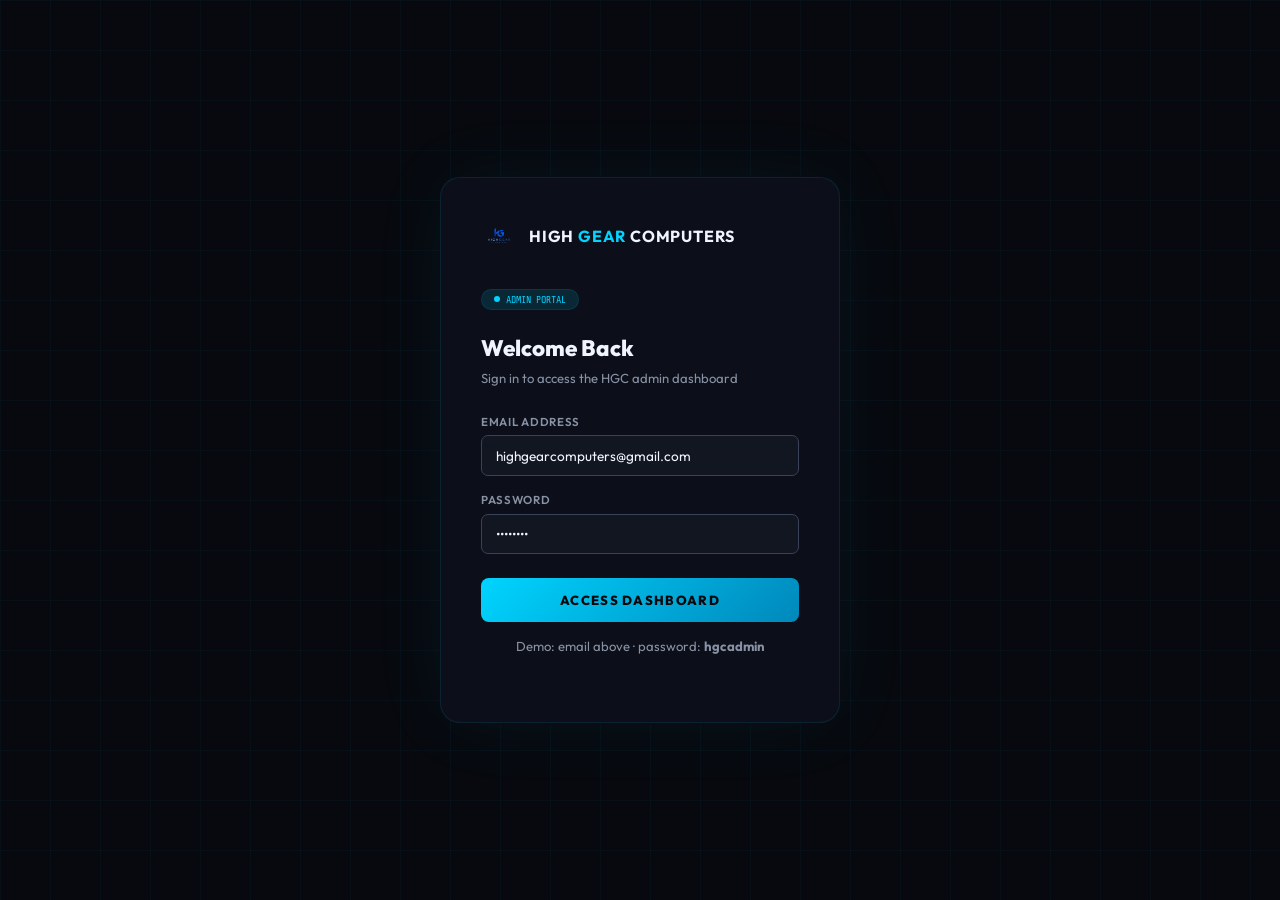
<file: hgc-admin-.html>
<!DOCTYPE html>
<html lang="en">
<head>
  <meta charset="UTF-8" />
  <meta name="viewport" content="width=device-width, initial-scale=1.0" />
  <title>HGC Admin — High Gear Computers</title>
  <meta name="robots" content="noindex, nofollow" />
  <link rel="preconnect" href="https://fonts.googleapis.com" />
  <link href="https://fonts.googleapis.com/css2?family=Outfit:wght@300;400;500;600;700;800&family=Share+Tech+Mono&display=swap" rel="stylesheet" />
  <style>
    :root {
      --bg: #07090e;
      --bg2: #0c0f1a;
      --bg3: #111620;
      --cyan: #00d4ff;
      --cyan-dim: rgba(0,212,255,0.12);
      --violet: #7c3aed;
      --violet-dim: rgba(124,58,237,0.12);
      --green: #10b981;
      --red: #ef4444;
      --yellow: #f59e0b;
      --white: #f0f4ff;
      --gray1: #c8d0e0;
      --gray2: #8892a4;
      --gray3: #3a4259;
      --border: rgba(0,212,255,0.1);
      --font: 'Outfit', sans-serif;
      --mono: 'Share Tech Mono', monospace;
      --r: 10px;
      --transition: 0.25s cubic-bezier(.4,0,.2,1);
    }
    *, *::before, *::after { box-sizing: border-box; margin: 0; padding: 0; }
    html { font-size: 16px; scroll-behavior: smooth; }
    body { font-family: var(--font); background: var(--bg); color: var(--white); display: flex; min-height: 100vh; }
    a { text-decoration: none; color: inherit; }
    img { max-width: 100%; display: block; }
    button { font-family: var(--font); cursor: pointer; border: none; outline: none; }
    input, select, textarea { font-family: var(--font); }
    ul { list-style: none; }
    ::-webkit-scrollbar { width: 5px; }
    ::-webkit-scrollbar-track { background: var(--bg); }
    ::-webkit-scrollbar-thumb { background: var(--cyan-dim); border-radius: 3px; }

    /* ---- LOGIN SCREEN ---- */
    #login-screen {
      position: fixed; inset: 0;
      background: var(--bg);
      display: flex; align-items: center; justify-content: center;
      z-index: 9999;
      background-image:
        linear-gradient(rgba(0,212,255,0.03) 1px, transparent 1px),
        linear-gradient(90deg, rgba(0,212,255,0.03) 1px, transparent 1px);
      background-size: 50px 50px;
    }
    .login-box {
      background: var(--bg2);
      border: 1px solid var(--border);
      border-radius: 20px;
      padding: 2.5rem;
      width: min(400px, 92vw);
      box-shadow: 0 0 80px rgba(0,212,255,0.06);
    }
    .login-logo { display: flex; align-items: center; gap: 0.75rem; margin-bottom: 2rem; }
    .login-logo img { height: 36px; }
    .login-logo h2 { font-size: 1rem; font-weight: 700; letter-spacing: 0.05em; }
    .login-logo span { color: var(--cyan); }
    .login-badge {
      display: inline-flex; align-items: center; gap: 0.4rem;
      font-family: var(--mono); font-size: 0.62rem; color: var(--cyan);
      border: 1px solid var(--border); padding: 0.25rem 0.75rem; border-radius: 100px;
      background: var(--cyan-dim); margin-bottom: 1.5rem;
    }
    .login-badge-dot { width: 6px; height: 6px; border-radius: 50%; background: var(--cyan); animation: blink 1.5s ease-in-out infinite; }
    @keyframes blink { 0%,100%{opacity:1} 50%{opacity:0.3} }
    .login-box h3 { font-size: 1.4rem; font-weight: 800; margin-bottom: 0.5rem; }
    .login-box p { color: var(--gray2); font-size: 0.82rem; margin-bottom: 1.75rem; }
    .form-group { margin-bottom: 1rem; }
    .form-group label { display: block; font-size: 0.72rem; font-weight: 600; letter-spacing: 0.08em; color: var(--gray2); margin-bottom: 0.4rem; }
    .form-group input {
      width: 100%; padding: 0.75rem 1rem;
      background: var(--bg3); border: 1px solid var(--gray3);
      border-radius: 8px; color: var(--white); font-size: 0.9rem;
      transition: var(--transition); outline: none;
    }
    .form-group input:focus { border-color: var(--cyan); box-shadow: 0 0 0 2px rgba(0,212,255,0.1); }
    .login-btn {
      width: 100%; padding: 0.85rem; background: linear-gradient(135deg, var(--cyan), #0088bb);
      color: #07090e; font-weight: 800; font-size: 0.82rem; letter-spacing: 0.1em;
      border-radius: 8px; transition: var(--transition); margin-top: 0.5rem;
    }
    .login-btn:hover { transform: translateY(-1px); box-shadow: 0 8px 24px rgba(0,212,255,0.3); }
    .login-error {
      background: rgba(239,68,68,0.1); border: 1px solid rgba(239,68,68,0.3);
      color: #ef4444; font-size: 0.78rem; padding: 0.6rem 0.9rem;
      border-radius: 6px; margin-top: 0.75rem; display: none;
    }
    .login-hint { font-size: 0.7rem; color: var(--gray3); text-align: center; margin-top: 1rem; }

    /* ---- SIDEBAR ---- */
    .sidebar {
      width: 240px; flex-shrink: 0;
      background: var(--bg2);
      border-right: 1px solid var(--border);
      display: flex; flex-direction: column;
      position: fixed; top: 0; left: 0; bottom: 0;
      z-index: 100; transition: var(--transition);
    }
    .sidebar-logo {
      padding: 1.25rem 1.5rem;
      border-bottom: 1px solid var(--border);
      display: flex; align-items: center; gap: 0.75rem;
    }
    .sidebar-logo img { height: 32px; }
    .sidebar-logo-text { font-size: 0.75rem; font-weight: 700; letter-spacing: 0.05em; line-height: 1.3; }
    .sidebar-logo-text span { color: var(--cyan); display: block; }
    .sidebar-logo-text em { color: var(--gray2); font-style: normal; font-size: 0.6rem; letter-spacing: 0.1em; font-family: var(--mono); }
    .sidebar-nav { flex: 1; padding: 1rem 0; overflow-y: auto; }
    .nav-section-label {
      font-family: var(--mono); font-size: 0.58rem; letter-spacing: 0.2em;
      color: var(--gray3); padding: 0.5rem 1.5rem; margin-top: 0.5rem;
    }
    .sidebar-item {
      display: flex; align-items: center; gap: 0.75rem;
      padding: 0.65rem 1.5rem; font-size: 0.82rem; font-weight: 500;
      color: var(--gray2); cursor: pointer; transition: var(--transition);
      border-left: 2px solid transparent; margin: 1px 0;
    }
    .sidebar-item svg { width: 16px; height: 16px; flex-shrink: 0; }
    .sidebar-item:hover { color: var(--white); background: rgba(255,255,255,0.03); }
    .sidebar-item.active { color: var(--cyan); border-left-color: var(--cyan); background: var(--cyan-dim); }
    .sidebar-badge {
      margin-left: auto; background: var(--cyan); color: #07090e;
      font-size: 0.6rem; font-weight: 800; min-width: 18px; height: 18px;
      border-radius: 100px; display: flex; align-items: center; justify-content: center; padding: 0 4px;
    }
    .sidebar-footer {
      padding: 1rem 1.5rem;
      border-top: 1px solid var(--border);
    }
    .admin-user {
      display: flex; align-items: center; gap: 0.75rem; margin-bottom: 0.75rem;
    }
    .admin-avatar {
      width: 36px; height: 36px; border-radius: 50%;
      background: linear-gradient(135deg, var(--cyan), var(--violet));
      display: flex; align-items: center; justify-content: center;
      font-weight: 700; font-size: 0.85rem; color: #07090e; flex-shrink: 0;
    }
    .admin-user-info { line-height: 1.3; }
    .admin-user-name { font-size: 0.82rem; font-weight: 600; }
    .admin-user-role { font-size: 0.65rem; font-family: var(--mono); color: var(--cyan); }
    .logout-btn {
      display: flex; align-items: center; gap: 0.5rem; font-size: 0.75rem;
      color: var(--gray2); padding: 0.4rem 0; transition: var(--transition);
      background: transparent; width: 100%;
    }
    .logout-btn:hover { color: var(--red); }
    .logout-btn svg { width: 14px; height: 14px; }

    /* ---- MAIN CONTENT ---- */
    .main {
      flex: 1; margin-left: 240px;
      display: flex; flex-direction: column; min-height: 100vh;
    }
    .topbar {
      position: sticky; top: 0; z-index: 50;
      background: rgba(7,9,14,0.85); backdrop-filter: blur(16px);
      border-bottom: 1px solid var(--border);
      padding: 0.9rem 2rem;
      display: flex; align-items: center; justify-content: space-between; gap: 1rem;
    }
    .topbar-title { font-size: 1rem; font-weight: 700; }
    .topbar-title span { color: var(--gray2); font-weight: 400; font-size: 0.85rem; margin-left: 0.5rem; }
    .topbar-right { display: flex; align-items: center; gap: 0.75rem; }
    .topbar-btn {
      background: transparent; color: var(--gray2); font-size: 0.78rem;
      padding: 0.45rem 0.9rem; border: 1px solid var(--gray3); border-radius: 6px;
      display: flex; align-items: center; gap: 0.4rem; transition: var(--transition);
    }
    .topbar-btn:hover { border-color: var(--cyan); color: var(--cyan); }
    .topbar-btn svg { width: 14px; height: 14px; }
    .view-site-btn {
      background: var(--cyan-dim); border-color: var(--border); color: var(--cyan);
    }

    .page-content { flex: 1; padding: 2rem; max-width: 1400px; width: 100%; }

    /* ---- PANELS (pages) ---- */
    .panel { display: none; }
    .panel.active { display: block; }

    /* ---- STATS CARDS ---- */
    .stats-grid { display: grid; grid-template-columns: repeat(4, 1fr); gap: 1rem; margin-bottom: 2rem; }
    .stat-card {
      background: var(--bg2); border: 1px solid var(--border); border-radius: var(--r);
      padding: 1.25rem 1.5rem; position: relative; overflow: hidden;
      transition: var(--transition);
    }
    .stat-card:hover { border-color: rgba(0,212,255,0.25); transform: translateY(-2px); }
    .stat-card-label { font-size: 0.72rem; font-weight: 600; letter-spacing: 0.08em; color: var(--gray2); margin-bottom: 0.5rem; }
    .stat-card-value { font-size: 1.8rem; font-weight: 800; margin-bottom: 0.25rem; }
    .stat-card-change { font-size: 0.72rem; display: flex; align-items: center; gap: 0.25rem; }
    .stat-card-change.up { color: var(--green); }
    .stat-card-change.down { color: var(--red); }
    .stat-card-icon {
      position: absolute; right: 1rem; top: 50%; transform: translateY(-50%);
      opacity: 0.06; color: var(--cyan);
    }
    .stat-card-icon svg { width: 56px; height: 56px; }

    /* ---- TABLES ---- */
    .table-card {
      background: var(--bg2); border: 1px solid var(--border);
      border-radius: var(--r); overflow: hidden; margin-bottom: 1.5rem;
    }
    .table-header {
      padding: 1.1rem 1.5rem; border-bottom: 1px solid var(--border);
      display: flex; align-items: center; justify-content: space-between; gap: 1rem;
    }
    .table-header h3 { font-size: 0.92rem; font-weight: 700; }
    .table-actions { display: flex; align-items: center; gap: 0.6rem; }
    .search-input-sm {
      background: var(--bg3); border: 1px solid var(--gray3); border-radius: 6px;
      padding: 0.45rem 0.85rem; color: var(--white); font-size: 0.78rem; outline: none;
      transition: var(--transition); min-width: 180px;
    }
    .search-input-sm:focus { border-color: var(--cyan); }
    .search-input-sm::placeholder { color: var(--gray3); }
    table { width: 100%; border-collapse: collapse; }
    thead th {
      padding: 0.75rem 1.25rem; text-align: left;
      font-size: 0.65rem; font-weight: 700; letter-spacing: 0.1em;
      color: var(--gray2); border-bottom: 1px solid var(--border);
      white-space: nowrap;
    }
    tbody tr { border-bottom: 1px solid rgba(255,255,255,0.03); transition: var(--transition); }
    tbody tr:last-child { border-bottom: none; }
    tbody tr:hover { background: rgba(255,255,255,0.02); }
    td { padding: 0.8rem 1.25rem; font-size: 0.82rem; vertical-align: middle; }
    .td-img { width: 44px; height: 44px; border-radius: 8px; object-fit: cover; background: var(--bg3); }
    .td-name { font-weight: 600; }
    .td-sub { font-size: 0.7rem; color: var(--gray2); margin-top: 2px; }
    .badge {
      display: inline-flex; align-items: center; gap: 0.3rem;
      font-size: 0.65rem; font-weight: 700; letter-spacing: 0.06em;
      padding: 0.2rem 0.6rem; border-radius: 100px;
    }
    .badge::before { content:''; width:6px; height:6px; border-radius:50%; flex-shrink:0; }
    .badge.instock { background: rgba(16,185,129,0.12); color: var(--green); border: 1px solid rgba(16,185,129,0.25); }
    .badge.instock::before { background: var(--green); }
    .badge.low { background: rgba(245,158,11,0.12); color: var(--yellow); border: 1px solid rgba(245,158,11,0.25); }
    .badge.low::before { background: var(--yellow); }
    .badge.out { background: rgba(239,68,68,0.12); color: var(--red); border: 1px solid rgba(239,68,68,0.25); }
    .badge.out::before { background: var(--red); }
    .badge.pending { background: rgba(245,158,11,0.12); color: var(--yellow); border: 1px solid rgba(245,158,11,0.25); }
    .badge.pending::before { background: var(--yellow); }
    .badge.processing { background: rgba(0,212,255,0.12); color: var(--cyan); border: 1px solid rgba(0,212,255,0.25); }
    .badge.processing::before { background: var(--cyan); }
    .badge.delivered { background: rgba(16,185,129,0.12); color: var(--green); border: 1px solid rgba(16,185,129,0.25); }
    .badge.delivered::before { background: var(--green); }
    .badge.cancelled { background: rgba(239,68,68,0.12); color: var(--red); border: 1px solid rgba(239,68,68,0.25); }
    .badge.cancelled::before { background: var(--red); }
    .action-btn {
      background: transparent; color: var(--gray2); font-size: 0.72rem;
      padding: 0.3rem 0.65rem; border: 1px solid var(--gray3);
      border-radius: 5px; transition: var(--transition); display: inline-flex;
      align-items: center; gap: 0.3rem; margin-right: 0.3rem;
    }
    .action-btn:hover { border-color: var(--cyan); color: var(--cyan); }
    .action-btn.danger:hover { border-color: var(--red); color: var(--red); }
    .action-btn svg { width: 12px; height: 12px; }

    /* ---- BUTTONS ---- */
    .btn-primary-sm {
      background: linear-gradient(135deg, var(--cyan), #0088bb); color: #07090e;
      font-weight: 700; font-size: 0.72rem; letter-spacing: 0.08em;
      padding: 0.5rem 1.1rem; border-radius: 6px; transition: var(--transition);
      display: inline-flex; align-items: center; gap: 0.4rem;
    }
    .btn-primary-sm:hover { transform: translateY(-1px); box-shadow: 0 4px 16px rgba(0,212,255,0.3); }
    .btn-primary-sm svg { width: 13px; height: 13px; }
    .btn-outline-sm {
      background: transparent; color: var(--gray2); font-size: 0.72rem;
      padding: 0.5rem 1.1rem; border: 1px solid var(--gray3); border-radius: 6px;
      transition: var(--transition); display: inline-flex; align-items: center; gap: 0.4rem;
    }
    .btn-outline-sm:hover { border-color: var(--cyan); color: var(--cyan); }

    /* ---- TWO-COL GRID ---- */
    .two-col { display: grid; grid-template-columns: 1fr 1fr; gap: 1.5rem; }
    .three-col { display: grid; grid-template-columns: 1fr 1fr 1fr; gap: 1rem; }

    /* ---- MODAL ---- */
    .modal-overlay {
      position: fixed; inset: 0; background: rgba(0,0,0,0.7); backdrop-filter: blur(6px);
      z-index: 500; display: none; align-items: center; justify-content: center;
    }
    .modal-overlay.open { display: flex; }
    .modal {
      background: var(--bg2); border: 1px solid var(--border); border-radius: 16px;
      padding: 2rem; width: min(540px, 94vw); max-height: 90vh; overflow-y: auto;
      box-shadow: 0 0 60px rgba(0,0,0,0.5);
    }
    .modal-header { display: flex; justify-content: space-between; align-items: center; margin-bottom: 1.5rem; }
    .modal-header h3 { font-size: 1.05rem; font-weight: 700; }
    .modal-close { background: transparent; color: var(--gray2); font-size: 1.1rem; transition: var(--transition); }
    .modal-close:hover { color: var(--white); }
    .form-row { display: grid; grid-template-columns: 1fr 1fr; gap: 1rem; }
    .form-group { margin-bottom: 1rem; }
    .form-group label { display: block; font-size: 0.72rem; font-weight: 600; letter-spacing: 0.06em; color: var(--gray2); margin-bottom: 0.4rem; }
    .form-group input, .form-group select, .form-group textarea {
      width: 100%; padding: 0.65rem 0.9rem;
      background: var(--bg3); border: 1px solid var(--gray3); border-radius: 7px;
      color: var(--white); font-size: 0.85rem; outline: none; transition: var(--transition);
    }
    .form-group select option { background: var(--bg3); }
    .form-group input:focus, .form-group select:focus, .form-group textarea:focus { border-color: var(--cyan); }
    .form-group textarea { min-height: 80px; resize: vertical; }
    .modal-footer { display: flex; justify-content: flex-end; gap: 0.75rem; margin-top: 1.5rem; }

    /* ---- MINI CHART (CSS only bars) ---- */
    .mini-chart { display: flex; align-items: flex-end; gap: 3px; height: 48px; }
    .mini-bar { flex: 1; border-radius: 2px 2px 0 0; background: var(--cyan); opacity: 0.6; transition: opacity 0.2s; }
    .mini-bar:hover { opacity: 1; }

    /* ---- ORDERS DETAIL ---- */
    .order-timeline { padding: 0; }
    .timeline-item { display: flex; gap: 1rem; padding-bottom: 1.25rem; position: relative; }
    .timeline-item:not(:last-child)::before {
      content: ''; position: absolute; left: 10px; top: 22px; bottom: 0;
      width: 1px; background: var(--gray3);
    }
    .timeline-dot {
      width: 20px; height: 20px; border-radius: 50%; flex-shrink: 0;
      background: var(--bg3); border: 2px solid var(--gray3);
      display: flex; align-items: center; justify-content: center;
    }
    .timeline-dot.done { background: var(--cyan-dim); border-color: var(--cyan); }
    .timeline-dot.done::after { content:'✓'; font-size: 0.55rem; color: var(--cyan); font-weight: 700; }
    .timeline-info h4 { font-size: 0.8rem; font-weight: 600; margin-bottom: 0.15rem; }
    .timeline-info p { font-size: 0.7rem; color: var(--gray2); }

    /* ---- TOAST ---- */
    .admin-toast {
      position: fixed; bottom: 1.5rem; right: 1.5rem; z-index: 2000;
      background: var(--bg2); border: 1px solid var(--cyan); border-radius: 10px;
      padding: 0.75rem 1.25rem; font-size: 0.8rem; color: var(--white);
      box-shadow: 0 4px 24px rgba(0,212,255,0.15);
      transform: translateY(80px); opacity: 0; transition: all 0.35s cubic-bezier(.4,0,.2,1);
    }
    .admin-toast.show { transform: translateY(0); opacity: 1; }

    /* ---- RESPONSIVE ---- */
    @media (max-width: 1024px) { .stats-grid { grid-template-columns: repeat(2, 1fr); } }
    @media (max-width: 768px) {
      .sidebar { transform: translateX(-100%); }
      .sidebar.open { transform: translateX(0); }
      .main { margin-left: 0; }
      .stats-grid { grid-template-columns: 1fr 1fr; }
      .two-col, .three-col { grid-template-columns: 1fr; }
      .form-row { grid-template-columns: 1fr; }
    }

    /* ---- NOTIFICATION DOT ---- */
    .notif-dot { width: 8px; height: 8px; border-radius: 50%; background: var(--red); margin-left: auto; }

    /* ---- CATEGORY BADGE ---- */
    .cat-tag {
      font-size: 0.62rem; font-family: var(--mono); color: var(--cyan);
      background: var(--cyan-dim); border: 1px solid rgba(0,212,255,0.2);
      padding: 0.15rem 0.5rem; border-radius: 4px;
    }

    /* ---- PROGRESS BAR ---- */
    .prog-bar-wrap { height: 5px; background: var(--gray3); border-radius: 3px; }
    .prog-bar { height: 100%; border-radius: 3px; background: linear-gradient(90deg, var(--cyan), var(--violet)); }

    /* ---- INVENTORY LEVEL ---- */
    .inv-level { display: flex; align-items: center; gap: 0.5rem; }
    .inv-count { font-family: var(--mono); font-size: 0.78rem; color: var(--white); }
  </style>
</head>
<body>

<!-- LOGIN -->
<div id="login-screen">
  <div class="login-box">
    <div class="login-logo">
      <img src="HighGear_Computers_Logo_in_Blue-removebg-preview.png" alt="HGC" />
      <h2>HIGH <span>GEAR</span> COMPUTERS</h2>
    </div>
    <div class="login-badge"><span class="login-badge-dot"></span>ADMIN PORTAL</div>
    <h3>Welcome Back</h3>
    <p>Sign in to access the HGC admin dashboard</p>
    <div class="form-group">
      <label>EMAIL ADDRESS</label>
      <input type="email" id="login-email" placeholder="admin@highgearcomputers.com" value="highgearcomputers@gmail.com" />
    </div>
    <div class="form-group">
      <label>PASSWORD</label>
      <input type="password" id="login-pass" placeholder="••••••••" value="hgcadmin" />
    </div>
    <button class="login-btn" id="login-btn">ACCESS DASHBOARD</button>
    <div class="login-error" id="login-error">Incorrect credentials. Please try again.</div>
    <p class="login-hint">Demo: email above · password: <strong>hgcadmin</strong></p>
  </div>
</div>

<!-- DASHBOARD -->
<div id="app" style="display:none; width:100%; display:none;">

  <!-- SIDEBAR -->
  <aside class="sidebar" id="sidebar">
    <div class="sidebar-logo">
      <img src="HighGear_Computers_Logo_in_Blue-removebg-preview.png" alt="HGC" />
      <div class="sidebar-logo-text">
        <span>HIGH GEAR</span>
        <em>ADMIN PANEL</em>
      </div>
    </div>
    <nav class="sidebar-nav">
      <div class="nav-section-label">OVERVIEW</div>
      <div class="sidebar-item active" data-panel="dashboard">
        <svg fill="none" stroke="currentColor" stroke-width="2" viewBox="0 0 24 24"><rect x="3" y="3" width="7" height="7"/><rect x="14" y="3" width="7" height="7"/><rect x="3" y="14" width="7" height="7"/><rect x="14" y="14" width="7" height="7"/></svg>
        Dashboard
      </div>
      <div class="nav-section-label">STORE</div>
      <div class="sidebar-item" data-panel="products">
        <svg fill="none" stroke="currentColor" stroke-width="2" viewBox="0 0 24 24"><path d="M6 2 3 6v14a2 2 0 0 0 2 2h14a2 2 0 0 0 2-2V6l-3-4z"/><line x1="3" y1="6" x2="21" y2="6"/><path d="M16 10a4 4 0 0 1-8 0"/></svg>
        Products
        <span class="sidebar-badge">8</span>
      </div>
      <div class="sidebar-item" data-panel="orders">
        <svg fill="none" stroke="currentColor" stroke-width="2" viewBox="0 0 24 24"><path d="M14 2H6a2 2 0 0 0-2 2v16a2 2 0 0 0 2 2h12a2 2 0 0 0 2-2V8z"/><polyline points="14 2 14 8 20 8"/><line x1="16" y1="13" x2="8" y2="13"/><line x1="16" y1="17" x2="8" y2="17"/><polyline points="10 9 9 9 8 9"/></svg>
        Orders
        <span class="sidebar-badge">5</span>
      </div>
      <div class="sidebar-item" data-panel="inventory">
        <svg fill="none" stroke="currentColor" stroke-width="2" viewBox="0 0 24 24"><line x1="8" y1="6" x2="21" y2="6"/><line x1="8" y1="12" x2="21" y2="12"/><line x1="8" y1="18" x2="21" y2="18"/><line x1="3" y1="6" x2="3.01" y2="6"/><line x1="3" y1="12" x2="3.01" y2="12"/><line x1="3" y1="18" x2="3.01" y2="18"/></svg>
        Inventory
      </div>
      <div class="sidebar-item" data-panel="customers">
        <svg fill="none" stroke="currentColor" stroke-width="2" viewBox="0 0 24 24"><path d="M17 21v-2a4 4 0 0 0-4-4H5a4 4 0 0 0-4 4v2"/><circle cx="9" cy="7" r="4"/><path d="M23 21v-2a4 4 0 0 0-3-3.87"/><path d="M16 3.13a4 4 0 0 1 0 7.75"/></svg>
        Customers
      </div>
      <div class="nav-section-label">CONTENT</div>
      <div class="sidebar-item" data-panel="banners">
        <svg fill="none" stroke="currentColor" stroke-width="2" viewBox="0 0 24 24"><rect x="3" y="3" width="18" height="18" rx="2"/><path d="m9 9 5 5"/><path d="m14 9-5 5"/></svg>
        Banners & Deals
      </div>
      <div class="sidebar-item" data-panel="categories">
        <svg fill="none" stroke="currentColor" stroke-width="2" viewBox="0 0 24 24"><path d="m3 9 9-7 9 7v11a2 2 0 0 1-2 2H5a2 2 0 0 1-2-2z"/><polyline points="9 22 9 12 15 12 15 22"/></svg>
        Categories
      </div>
      <div class="nav-section-label">ANALYTICS</div>
      <div class="sidebar-item" data-panel="analytics">
        <svg fill="none" stroke="currentColor" stroke-width="2" viewBox="0 0 24 24"><polyline points="22 12 18 12 15 21 9 3 6 12 2 12"/></svg>
        Analytics
      </div>
      <div class="sidebar-item" data-panel="settings">
        <svg fill="none" stroke="currentColor" stroke-width="2" viewBox="0 0 24 24"><circle cx="12" cy="12" r="3"/><path d="M19.4 15a1.65 1.65 0 0 0 .33 1.82l.06.06a2 2 0 0 1-2.83 2.83l-.06-.06a1.65 1.65 0 0 0-1.82-.33 1.65 1.65 0 0 0-1 1.51V21a2 2 0 0 1-4 0v-.09A1.65 1.65 0 0 0 9 19.4a1.65 1.65 0 0 0-1.82.33l-.06.06a2 2 0 0 1-2.83-2.83l.06-.06A1.65 1.65 0 0 0 4.68 15a1.65 1.65 0 0 0-1.51-1H3a2 2 0 0 1 0-4h.09A1.65 1.65 0 0 0 4.6 9a1.65 1.65 0 0 0-.33-1.82l-.06-.06a2 2 0 0 1 2.83-2.83l.06.06A1.65 1.65 0 0 0 9 4.68a1.65 1.65 0 0 0 1-1.51V3a2 2 0 0 1 4 0v.09a1.65 1.65 0 0 0 1 1.51 1.65 1.65 0 0 0 1.82-.33l.06-.06a2 2 0 0 1 2.83 2.83l-.06.06A1.65 1.65 0 0 0 19.4 9a1.65 1.65 0 0 0 1.51 1H21a2 2 0 0 1 0 4h-.09a1.65 1.65 0 0 0-1.51 1z"/></svg>
        Settings
      </div>
    </nav>
    <div class="sidebar-footer">
      <div class="admin-user">
        <div class="admin-avatar">HG</div>
        <div class="admin-user-info">
          <div class="admin-user-name">HGC Admin</div>
          <div class="admin-user-role">SUPER ADMIN</div>
        </div>
      </div>
      <button class="logout-btn" id="logout-btn">
        <svg fill="none" stroke="currentColor" stroke-width="2" viewBox="0 0 24 24"><path d="M9 21H5a2 2 0 0 1-2-2V5a2 2 0 0 1 2-2h4"/><polyline points="16 17 21 12 16 7"/><line x1="21" y1="12" x2="9" y2="12"/></svg>
        Sign Out
      </button>
    </div>
  </aside>

  <!-- MAIN -->
  <main class="main" id="main">
    <div class="topbar">
      <div style="display:flex;align-items:center;gap:0.75rem;">
        <button id="mobile-menu-btn" style="background:transparent;color:var(--gray2);display:none;" onclick="document.getElementById('sidebar').classList.toggle('open')">
          <svg width="20" height="20" fill="none" stroke="currentColor" stroke-width="2" viewBox="0 0 24 24"><line x1="3" y1="6" x2="21" y2="6"/><line x1="3" y1="12" x2="21" y2="12"/><line x1="3" y1="18" x2="21" y2="18"/></svg>
        </button>
        <div class="topbar-title" id="topbar-title">Dashboard <span id="topbar-subtitle">Overview</span></div>
      </div>
      <div class="topbar-right">
        <a href="index.html" target="_blank" class="topbar-btn view-site-btn">
          <svg fill="none" stroke="currentColor" stroke-width="2" viewBox="0 0 24 24" width="14" height="14"><path d="M18 13v6a2 2 0 0 1-2 2H5a2 2 0 0 1-2-2V8a2 2 0 0 1 2-2h6"/><polyline points="15 3 21 3 21 9"/><line x1="10" y1="14" x2="21" y2="3"/></svg>
          View Store
        </a>
        <button class="topbar-btn" onclick="adminToast('Notifications cleared')">
          <svg fill="none" stroke="currentColor" stroke-width="2" viewBox="0 0 24 24" width="14" height="14"><path d="M18 8A6 6 0 0 0 6 8c0 7-3 9-3 9h18s-3-2-3-9"/><path d="M13.73 21a2 2 0 0 1-3.46 0"/></svg>
          Alerts
          <span style="background:var(--red);color:white;font-size:0.55rem;font-weight:700;min-width:14px;height:14px;border-radius:100px;display:flex;align-items:center;justify-content:center;padding:0 3px;">3</span>
        </button>
      </div>
    </div>

    <div class="page-content">

      <!-- === DASHBOARD PANEL === -->
      <div class="panel active" id="panel-dashboard">
        <div class="stats-grid">
          <div class="stat-card">
            <div class="stat-card-label">TOTAL REVENUE</div>
            <div class="stat-card-value" style="color:var(--cyan)">₹8.4L</div>
            <div class="stat-card-change up">
              <svg width="12" height="12" fill="none" stroke="currentColor" stroke-width="2" viewBox="0 0 24 24"><polyline points="18 15 12 9 6 15"/></svg>
              +18.3% this month
            </div>
            <div class="stat-card-icon"><svg fill="none" stroke="currentColor" stroke-width="1.5" viewBox="0 0 24 24"><line x1="12" y1="1" x2="12" y2="23"/><path d="M17 5H9.5a3.5 3.5 0 0 0 0 7h5a3.5 3.5 0 0 1 0 7H6"/></svg></div>
          </div>
          <div class="stat-card">
            <div class="stat-card-label">TOTAL ORDERS</div>
            <div class="stat-card-value">247</div>
            <div class="stat-card-change up">
              <svg width="12" height="12" fill="none" stroke="currentColor" stroke-width="2" viewBox="0 0 24 24"><polyline points="18 15 12 9 6 15"/></svg>
              +12 new today
            </div>
            <div class="stat-card-icon"><svg fill="none" stroke="currentColor" stroke-width="1.5" viewBox="0 0 24 24"><path d="M6 2 3 6v14a2 2 0 0 0 2 2h14a2 2 0 0 0 2-2V6l-3-4z"/><line x1="3" y1="6" x2="21" y2="6"/></svg></div>
          </div>
          <div class="stat-card">
            <div class="stat-card-label">TOTAL CUSTOMERS</div>
            <div class="stat-card-value">1,823</div>
            <div class="stat-card-change up">
              <svg width="12" height="12" fill="none" stroke="currentColor" stroke-width="2" viewBox="0 0 24 24"><polyline points="18 15 12 9 6 15"/></svg>
              +34 this week
            </div>
            <div class="stat-card-icon"><svg fill="none" stroke="currentColor" stroke-width="1.5" viewBox="0 0 24 24"><path d="M17 21v-2a4 4 0 0 0-4-4H5a4 4 0 0 0-4 4v2"/><circle cx="9" cy="7" r="4"/><path d="M23 21v-2a4 4 0 0 0-3-3.87"/><path d="M16 3.13a4 4 0 0 1 0 7.75"/></svg></div>
          </div>
          <div class="stat-card">
            <div class="stat-card-label">PRODUCTS LISTED</div>
            <div class="stat-card-value">306</div>
            <div class="stat-card-change down">
              <svg width="12" height="12" fill="none" stroke="currentColor" stroke-width="2" viewBox="0 0 24 24"><polyline points="18 9 12 15 6 9"/></svg>
              4 out of stock
            </div>
            <div class="stat-card-icon"><svg fill="none" stroke="currentColor" stroke-width="1.5" viewBox="0 0 24 24"><rect x="2" y="7" width="20" height="14" rx="2"/><path d="M16 21V5a2 2 0 0 0-2-2h-4a2 2 0 0 0-2 2v16"/></svg></div>
          </div>
        </div>

        <div class="two-col">
          <!-- Recent Orders -->
          <div class="table-card">
            <div class="table-header">
              <h3>Recent Orders</h3>
              <button class="btn-outline-sm" onclick="switchPanel('orders')">View All</button>
            </div>
            <table>
              <thead><tr><th>ORDER ID</th><th>CUSTOMER</th><th>TOTAL</th><th>STATUS</th></tr></thead>
              <tbody>
                <tr><td style="font-family:var(--mono);font-size:0.72rem;color:var(--cyan)">#HGC-2091</td><td>Aryan Mehta</td><td>₹1,69,900</td><td><span class="badge processing">Processing</span></td></tr>
                <tr><td style="font-family:var(--mono);font-size:0.72rem;color:var(--cyan)">#HGC-2090</td><td>Priya Sharma</td><td>₹48,500</td><td><span class="badge delivered">Delivered</span></td></tr>
                <tr><td style="font-family:var(--mono);font-size:0.72rem;color:var(--cyan)">#HGC-2089</td><td>Rohan Iyer</td><td>₹18,900</td><td><span class="badge pending">Pending</span></td></tr>
                <tr><td style="font-family:var(--mono);font-size:0.72rem;color:var(--cyan)">#HGC-2088</td><td>Sneha Patel</td><td>₹42,000</td><td><span class="badge delivered">Delivered</span></td></tr>
                <tr><td style="font-family:var(--mono);font-size:0.72rem;color:var(--cyan)">#HGC-2087</td><td>Vikram Singh</td><td>₹89,900</td><td><span class="badge cancelled">Cancelled</span></td></tr>
              </tbody>
            </table>
          </div>

          <!-- Top Products -->
          <div class="table-card">
            <div class="table-header">
              <h3>Top Selling Products</h3>
            </div>
            <div style="padding: 1rem 1.25rem; display:flex; flex-direction:column; gap:1rem;">
              <div>
                <div style="display:flex;justify-content:space-between;margin-bottom:0.4rem;">
                  <span style="font-size:0.8rem;font-weight:600;">RTX 4090 Founders Ed.</span>
                  <span style="font-size:0.75rem;font-family:var(--mono);color:var(--cyan);">₹16.99L</span>
                </div>
                <div class="prog-bar-wrap"><div class="prog-bar" style="width:88%"></div></div>
              </div>
              <div>
                <div style="display:flex;justify-content:space-between;margin-bottom:0.4rem;">
                  <span style="font-size:0.8rem;font-weight:600;">i9-14900K Processor</span>
                  <span style="font-size:0.75rem;font-family:var(--mono);color:var(--cyan);">₹9.7L</span>
                </div>
                <div class="prog-bar-wrap"><div class="prog-bar" style="width:72%"></div></div>
              </div>
              <div>
                <div style="display:flex;justify-content:space-between;margin-bottom:0.4rem;">
                  <span style="font-size:0.8rem;font-weight:600;">G.Skill Trident Z5 64GB</span>
                  <span style="font-size:0.75rem;font-family:var(--mono);color:var(--cyan);">₹5.67L</span>
                </div>
                <div class="prog-bar-wrap"><div class="prog-bar" style="width:55%"></div></div>
              </div>
              <div>
                <div style="display:flex;justify-content:space-between;margin-bottom:0.4rem;">
                  <span style="font-size:0.8rem;font-weight:600;">Samsung 990 Pro 2TB</span>
                  <span style="font-size:0.75rem;font-family:var(--mono);color:var(--cyan);">₹4.37L</span>
                </div>
                <div class="prog-bar-wrap"><div class="prog-bar" style="width:42%"></div></div>
              </div>
              <div>
                <div style="display:flex;justify-content:space-between;margin-bottom:0.4rem;">
                  <span style="font-size:0.8rem;font-weight:600;">ASUS ROG Z790-F</span>
                  <span style="font-size:0.75rem;font-family:var(--mono);color:var(--cyan);">₹3.36L</span>
                </div>
                <div class="prog-bar-wrap"><div class="prog-bar" style="width:32%"></div></div>
              </div>
            </div>
          </div>
        </div>

        <!-- Revenue mini chart row -->
        <div class="table-card">
          <div class="table-header"><h3>Revenue — Last 7 Days</h3></div>
          <div style="padding:1.5rem;display:flex;align-items:flex-end;gap:6px;height:120px;">
            <div style="flex:1;display:flex;flex-direction:column;align-items:center;gap:4px;">
              <div style="flex:1;width:100%;background:linear-gradient(180deg,var(--cyan),var(--violet));border-radius:3px 3px 0 0;opacity:0.6;" title="Mon ₹72K"></div>
              <div style="font-size:0.6rem;color:var(--gray2);font-family:var(--mono);">Mon</div>
            </div>
            <div style="flex:1;display:flex;flex-direction:column;align-items:center;gap:4px;">
              <div style="flex:0.5;width:100%;background:linear-gradient(180deg,var(--cyan),var(--violet));border-radius:3px 3px 0 0;opacity:0.6;"></div>
              <div style="font-size:0.6rem;color:var(--gray2);font-family:var(--mono);">Tue</div>
            </div>
            <div style="flex:1;display:flex;flex-direction:column;align-items:center;gap:4px;">
              <div style="flex:0.8;width:100%;background:linear-gradient(180deg,var(--cyan),var(--violet));border-radius:3px 3px 0 0;opacity:0.6;"></div>
              <div style="font-size:0.6rem;color:var(--gray2);font-family:var(--mono);">Wed</div>
            </div>
            <div style="flex:1;display:flex;flex-direction:column;align-items:center;gap:4px;">
              <div style="flex:0.4;width:100%;background:linear-gradient(180deg,var(--cyan),var(--violet));border-radius:3px 3px 0 0;opacity:0.6;"></div>
              <div style="font-size:0.6rem;color:var(--gray2);font-family:var(--mono);">Thu</div>
            </div>
            <div style="flex:1;display:flex;flex-direction:column;align-items:center;gap:4px;">
              <div style="flex:0.9;width:100%;background:linear-gradient(180deg,var(--cyan),var(--violet));border-radius:3px 3px 0 0;opacity:0.7;"></div>
              <div style="font-size:0.6rem;color:var(--gray2);font-family:var(--mono);">Fri</div>
            </div>
            <div style="flex:1;display:flex;flex-direction:column;align-items:center;gap:4px;">
              <div style="flex:1;width:100%;background:linear-gradient(180deg,var(--cyan),var(--violet));border-radius:3px 3px 0 0;opacity:0.9;"></div>
              <div style="font-size:0.6rem;color:var(--gray2);font-family:var(--mono);">Sat</div>
            </div>
            <div style="flex:1;display:flex;flex-direction:column;align-items:center;gap:4px;">
              <div style="flex:0.7;width:100%;background:linear-gradient(180deg,var(--cyan),var(--violet));border-radius:3px 3px 0 0;opacity:0.8;"></div>
              <div style="font-size:0.6rem;color:var(--gray2);font-family:var(--mono);">Sun</div>
            </div>
          </div>
        </div>
      </div>

      <!-- === PRODUCTS PANEL === -->
      <div class="panel" id="panel-products">
        <div class="table-card">
          <div class="table-header">
            <h3>All Products</h3>
            <div class="table-actions">
              <input type="text" class="search-input-sm" placeholder="Search products..." id="prod-search" />
              <button class="btn-primary-sm" onclick="openAddProduct()">
                <svg fill="none" stroke="currentColor" stroke-width="2.5" viewBox="0 0 24 24"><line x1="12" y1="5" x2="12" y2="19"/><line x1="5" y1="12" x2="19" y2="12"/></svg>
                Add Product
              </button>
            </div>
          </div>
          <table id="products-table">
            <thead><tr><th>IMAGE</th><th>PRODUCT</th><th>CATEGORY</th><th>PRICE</th><th>DISCOUNT</th><th>STOCK</th><th>ACTIONS</th></tr></thead>
            <tbody id="products-tbody"></tbody>
          </table>
        </div>
      </div>

      <!-- === ORDERS PANEL === -->
      <div class="panel" id="panel-orders">
        <div class="table-card">
          <div class="table-header">
            <h3>All Orders</h3>
            <div class="table-actions">
              <select class="search-input-sm" id="order-filter" style="min-width:140px;">
                <option value="all">All Status</option>
                <option value="pending">Pending</option>
                <option value="processing">Processing</option>
                <option value="delivered">Delivered</option>
                <option value="cancelled">Cancelled</option>
              </select>
            </div>
          </div>
          <table>
            <thead><tr><th>ORDER ID</th><th>DATE</th><th>CUSTOMER</th><th>ITEMS</th><th>TOTAL</th><th>STATUS</th><th>ACTION</th></tr></thead>
            <tbody id="orders-tbody"></tbody>
          </table>
        </div>
      </div>

      <!-- === INVENTORY PANEL === -->
      <div class="panel" id="panel-inventory">
        <div class="table-card">
          <div class="table-header">
            <h3>Inventory Management</h3>
            <button class="btn-outline-sm" onclick="adminToast('Inventory synced with supplier!')">
              <svg fill="none" stroke="currentColor" stroke-width="2" viewBox="0 0 24 24" width="13" height="13"><polyline points="23 4 23 10 17 10"/><polyline points="1 20 1 14 7 14"/><path d="M3.51 9a9 9 0 0 1 14.85-3.36L23 10M1 14l4.64 4.36A9 9 0 0 0 20.49 15"/></svg>
              Sync Stock
            </button>
          </div>
          <table>
            <thead><tr><th>PRODUCT</th><th>SKU</th><th>CATEGORY</th><th>STOCK LEVEL</th><th>REORDER POINT</th><th>STATUS</th><th>UPDATE</th></tr></thead>
            <tbody id="inventory-tbody"></tbody>
          </table>
        </div>
      </div>

      <!-- === CUSTOMERS PANEL === -->
      <div class="panel" id="panel-customers">
        <div class="table-card">
          <div class="table-header">
            <h3>Customer Directory</h3>
            <input type="text" class="search-input-sm" placeholder="Search customers..." />
          </div>
          <table>
            <thead><tr><th>CUSTOMER</th><th>EMAIL</th><th>ORDERS</th><th>TOTAL SPENT</th><th>JOINED</th><th>ACTION</th></tr></thead>
            <tbody>
              <tr>
                <td><div class="td-name">Aryan Mehta</div><div class="td-sub">Mumbai, MH</div></td>
                <td style="font-size:0.78rem;color:var(--gray2);">aryan.m@gmail.com</td>
                <td><span style="font-family:var(--mono);color:var(--cyan);">7</span></td>
                <td style="font-family:var(--mono);">₹4,38,200</td>
                <td style="font-size:0.75rem;color:var(--gray2);">Jan 2026</td>
                <td><button class="action-btn">View</button></td>
              </tr>
              <tr>
                <td><div class="td-name">Priya Sharma</div><div class="td-sub">Delhi, DL</div></td>
                <td style="font-size:0.78rem;color:var(--gray2);">priya.s@outlook.com</td>
                <td><span style="font-family:var(--mono);color:var(--cyan);">3</span></td>
                <td style="font-family:var(--mono);">₹97,400</td>
                <td style="font-size:0.75rem;color:var(--gray2);">Mar 2026</td>
                <td><button class="action-btn">View</button></td>
              </tr>
              <tr>
                <td><div class="td-name">Rohan Iyer</div><div class="td-sub">Bengaluru, KA</div></td>
                <td style="font-size:0.78rem;color:var(--gray2);">rohan.iyer@gmail.com</td>
                <td><span style="font-family:var(--mono);color:var(--cyan);">12</span></td>
                <td style="font-family:var(--mono);">₹8,34,650</td>
                <td style="font-size:0.75rem;color:var(--gray2);">Oct 2025</td>
                <td><button class="action-btn">View</button></td>
              </tr>
              <tr>
                <td><div class="td-name">Sneha Patel</div><div class="td-sub">Ahmedabad, GJ</div></td>
                <td style="font-size:0.78rem;color:var(--gray2);">sneha.p@yahoo.com</td>
                <td><span style="font-family:var(--mono);color:var(--cyan);">2</span></td>
                <td style="font-family:var(--mono);">₹60,500</td>
                <td style="font-size:0.75rem;color:var(--gray2);">Aug 2026</td>
                <td><button class="action-btn">View</button></td>
              </tr>
            </tbody>
          </table>
        </div>
      </div>

      <!-- === BANNERS PANEL === -->
      <div class="panel" id="panel-banners">
        <div class="table-card">
          <div class="table-header">
            <h3>Banners & Promotional Deals</h3>
            <button class="btn-primary-sm" onclick="adminToast('New banner slot added!')">
              <svg fill="none" stroke="currentColor" stroke-width="2.5" viewBox="0 0 24 24" width="13" height="13"><line x1="12" y1="5" x2="12" y2="19"/><line x1="5" y1="12" x2="19" y2="12"/></svg>
              New Banner
            </button>
          </div>
          <div style="padding:1.5rem;display:grid;grid-template-columns:repeat(auto-fill,minmax(280px,1fr));gap:1rem;">
            <div style="background:var(--bg3);border:1px solid var(--border);border-radius:10px;overflow:hidden;">
              <div style="height:100px;background:linear-gradient(135deg,rgba(0,212,255,0.2),rgba(124,58,237,0.2));display:flex;align-items:center;justify-content:center;font-size:0.8rem;color:var(--gray2);">Hero Banner — Active</div>
              <div style="padding:0.75rem 1rem;display:flex;justify-content:space-between;align-items:center;">
                <span style="font-size:0.78rem;font-weight:600;">Hero CTA</span>
                <span class="badge instock">Active</span>
              </div>
            </div>
            <div style="background:var(--bg3);border:1px dashed var(--gray3);border-radius:10px;display:flex;align-items:center;justify-content:center;height:140px;cursor:pointer;transition:var(--transition);" onclick="adminToast('Upload new banner')" onmouseover="this.style.borderColor='var(--cyan)'" onmouseout="this.style.borderColor='var(--gray3)'">
              <div style="text-align:center;color:var(--gray2);">
                <svg width="24" height="24" fill="none" stroke="currentColor" stroke-width="2" viewBox="0 0 24 24" style="margin:0 auto 0.5rem;"><line x1="12" y1="5" x2="12" y2="19"/><line x1="5" y1="12" x2="19" y2="12"/></svg>
                <div style="font-size:0.75rem;">Add Banner</div>
              </div>
            </div>
          </div>
        </div>
      </div>

      <!-- === CATEGORIES PANEL === -->
      <div class="panel" id="panel-categories">
        <div class="table-card">
          <div class="table-header">
            <h3>Product Categories</h3>
          </div>
          <table>
            <thead><tr><th>CATEGORY</th><th>SLUG</th><th>PRODUCTS</th><th>VISIBLE</th><th>ACTION</th></tr></thead>
            <tbody>
              <tr><td><div class="td-name">Graphics Cards</div></td><td style="font-family:var(--mono);font-size:0.72rem;color:var(--gray2);">gpu</td><td>48</td><td><span class="badge instock">Visible</span></td><td><button class="action-btn">Edit</button></td></tr>
              <tr><td><div class="td-name">Processors</div></td><td style="font-family:var(--mono);font-size:0.72rem;color:var(--gray2);">cpu</td><td>36</td><td><span class="badge instock">Visible</span></td><td><button class="action-btn">Edit</button></td></tr>
              <tr><td><div class="td-name">Motherboards</div></td><td style="font-family:var(--mono);font-size:0.72rem;color:var(--gray2);">mobo</td><td>52</td><td><span class="badge instock">Visible</span></td><td><button class="action-btn">Edit</button></td></tr>
              <tr><td><div class="td-name">Memory (RAM)</div></td><td style="font-family:var(--mono);font-size:0.72rem;color:var(--gray2);">ram</td><td>44</td><td><span class="badge instock">Visible</span></td><td><button class="action-btn">Edit</button></td></tr>
              <tr><td><div class="td-name">Storage</div></td><td style="font-family:var(--mono);font-size:0.72rem;color:var(--gray2);">ssd</td><td>38</td><td><span class="badge instock">Visible</span></td><td><button class="action-btn">Edit</button></td></tr>
              <tr><td><div class="td-name">Power Supply</div></td><td style="font-family:var(--mono);font-size:0.72rem;color:var(--gray2);">psu</td><td>28</td><td><span class="badge instock">Visible</span></td><td><button class="action-btn">Edit</button></td></tr>
              <tr><td><div class="td-name">Cooling</div></td><td style="font-family:var(--mono);font-size:0.72rem;color:var(--gray2);">cooling</td><td>34</td><td><span class="badge instock">Visible</span></td><td><button class="action-btn">Edit</button></td></tr>
              <tr><td><div class="td-name">PC Cases</div></td><td style="font-family:var(--mono);font-size:0.72rem;color:var(--gray2);">case</td><td>26</td><td><span class="badge instock">Visible</span></td><td><button class="action-btn">Edit</button></td></tr>
            </tbody>
          </table>
        </div>
      </div>

      <!-- === ANALYTICS PANEL === -->
      <div class="panel" id="panel-analytics">
        <div class="stats-grid">
          <div class="stat-card"><div class="stat-card-label">PAGE VIEWS</div><div class="stat-card-value">24,318</div><div class="stat-card-change up"><svg width="12" height="12" fill="none" stroke="currentColor" stroke-width="2" viewBox="0 0 24 24"><polyline points="18 15 12 9 6 15"/></svg>+8.2%</div></div>
          <div class="stat-card"><div class="stat-card-label">CONVERSION RATE</div><div class="stat-card-value" style="color:var(--green)">3.7%</div><div class="stat-card-change up"><svg width="12" height="12" fill="none" stroke="currentColor" stroke-width="2" viewBox="0 0 24 24"><polyline points="18 15 12 9 6 15"/></svg>+0.4%</div></div>
          <div class="stat-card"><div class="stat-card-label">AVG ORDER VALUE</div><div class="stat-card-value">₹34K</div><div class="stat-card-change up"><svg width="12" height="12" fill="none" stroke="currentColor" stroke-width="2" viewBox="0 0 24 24"><polyline points="18 15 12 9 6 15"/></svg>+₹2.1K</div></div>
          <div class="stat-card"><div class="stat-card-label">CART ABANDON RATE</div><div class="stat-card-value" style="color:var(--yellow)">62%</div><div class="stat-card-change down"><svg width="12" height="12" fill="none" stroke="currentColor" stroke-width="2" viewBox="0 0 24 24"><polyline points="18 9 12 15 6 9"/></svg>-3% from last week</div></div>
        </div>
        <div class="table-card">
          <div class="table-header"><h3>Traffic by Source</h3></div>
          <div style="padding:1.5rem;display:flex;flex-direction:column;gap:1rem;">
            <div><div style="display:flex;justify-content:space-between;margin-bottom:0.35rem;"><span style="font-size:0.8rem;">Organic Search</span><span style="font-family:var(--mono);font-size:0.75rem;color:var(--cyan);">42%</span></div><div class="prog-bar-wrap"><div class="prog-bar" style="width:42%"></div></div></div>
            <div><div style="display:flex;justify-content:space-between;margin-bottom:0.35rem;"><span style="font-size:0.8rem;">Direct</span><span style="font-family:var(--mono);font-size:0.75rem;color:var(--cyan);">28%</span></div><div class="prog-bar-wrap"><div class="prog-bar" style="width:28%"></div></div></div>
            <div><div style="display:flex;justify-content:space-between;margin-bottom:0.35rem;"><span style="font-size:0.8rem;">Social Media</span><span style="font-family:var(--mono);font-size:0.75rem;color:var(--cyan);">18%</span></div><div class="prog-bar-wrap"><div class="prog-bar" style="width:18%"></div></div></div>
            <div><div style="display:flex;justify-content:space-between;margin-bottom:0.35rem;"><span style="font-size:0.8rem;">Referral</span><span style="font-family:var(--mono);font-size:0.75rem;color:var(--cyan);">8%</span></div><div class="prog-bar-wrap"><div class="prog-bar" style="width:8%"></div></div></div>
            <div><div style="display:flex;justify-content:space-between;margin-bottom:0.35rem;"><span style="font-size:0.8rem;">Email</span><span style="font-family:var(--mono);font-size:0.75rem;color:var(--cyan);">4%</span></div><div class="prog-bar-wrap"><div class="prog-bar" style="width:4%"></div></div></div>
          </div>
        </div>
      </div>

      <!-- === SETTINGS PANEL === -->
      <div class="panel" id="panel-settings">
        <div class="two-col">
          <div class="table-card">
            <div class="table-header"><h3>Store Settings</h3></div>
            <div style="padding:1.5rem;display:flex;flex-direction:column;gap:1rem;">
              <div class="form-group"><label>STORE NAME</label><input type="text" value="High Gear Computers" /></div>
              <div class="form-group"><label>CONTACT EMAIL</label><input type="email" value="highgearcomputers@gmail.com" /></div>
              <div class="form-group"><label>CURRENCY</label><select><option>₹ Indian Rupee (INR)</option><option>$ US Dollar (USD)</option></select></div>
              <div class="form-group"><label>STORE TAGLINE</label><input type="text" value="Build Beyond Limits" /></div>
              <button class="btn-primary-sm" onclick="adminToast('Settings saved ✓')">Save Changes</button>
            </div>
          </div>
          <div class="table-card">
            <div class="table-header"><h3>Admin Account</h3></div>
            <div style="padding:1.5rem;display:flex;flex-direction:column;gap:1rem;">
              <div class="form-group"><label>ADMIN NAME</label><input type="text" value="HGC Admin" /></div>
              <div class="form-group"><label>EMAIL</label><input type="email" value="highgearcomputers@gmail.com" /></div>
              <div class="form-group"><label>NEW PASSWORD</label><input type="password" placeholder="Leave blank to keep current" /></div>
              <div class="form-group"><label>CONFIRM PASSWORD</label><input type="password" placeholder="••••••••" /></div>
              <button class="btn-primary-sm" onclick="adminToast('Account updated ✓')">Update Account</button>
            </div>
          </div>
        </div>
      </div>

    </div><!-- /page-content -->
  </main>
</div><!-- /app -->

<!-- ADD PRODUCT MODAL -->
<div class="modal-overlay" id="add-product-modal">
  <div class="modal">
    <div class="modal-header">
      <h3>Add New Product</h3>
      <button class="modal-close" onclick="closeModal('add-product-modal')">✕</button>
    </div>
    <div class="form-row">
      <div class="form-group"><label>PRODUCT NAME</label><input type="text" placeholder="e.g. NVIDIA RTX 5090" /></div>
      <div class="form-group"><label>BRAND</label><input type="text" placeholder="e.g. NVIDIA" /></div>
    </div>
    <div class="form-row">
      <div class="form-group"><label>CATEGORY</label>
        <select>
          <option value="">Select category</option>
          <option>GPU</option><option>CPU</option><option>Motherboard</option>
          <option>RAM</option><option>Storage</option><option>PSU</option>
          <option>Cooling</option><option>Case</option>
        </select>
      </div>
      <div class="form-group"><label>STOCK STATUS</label>
        <select><option>In Stock</option><option>Low Stock</option><option>Out of Stock</option></select>
      </div>
    </div>
    <div class="form-row">
      <div class="form-group"><label>PRICE (₹)</label><input type="number" placeholder="169900" /></div>
      <div class="form-group"><label>ORIGINAL PRICE (₹)</label><input type="number" placeholder="189900" /></div>
    </div>
    <div class="form-group"><label>KEY SPECIFICATIONS</label><textarea placeholder="VRAM: 24GB GDDR6X&#10;Boost: 2.52GHz&#10;TDP: 450W&#10;Interface: PCIe 4.0 x16"></textarea></div>
    <div class="form-group"><label>IMAGE URL</label><input type="text" placeholder="https://..." /></div>
    <div class="modal-footer">
      <button class="btn-outline-sm" onclick="closeModal('add-product-modal')">Cancel</button>
      <button class="btn-primary-sm" onclick="saveProduct()">
        <svg fill="none" stroke="currentColor" stroke-width="2.5" viewBox="0 0 24 24" width="13" height="13"><polyline points="20 6 9 17 4 12"/></svg>
        Save Product
      </button>
    </div>
  </div>
</div>

<!-- TOAST -->
<div class="admin-toast" id="admin-toast"></div>

<script>
  // ---- DATA ----
  const ADMIN_EMAIL = 'highgearcomputers@gmail.com';
  const ADMIN_PASS  = 'hgcadmin';

  const GPU_IMG  = "C:\\Users\\hanim\\.gemini\\antigravity-ide\\brain\\9bd78186-6085-408f-a1f9-bb66ff190949\\gpu_product_1791719029261.jpg";
  const CPU_IMG  = "C:\\Users\\hanim\\.gemini\\antigravity-ide\\brain\\9bd78186-6085-408f-a1f9-bb66ff190949\\cpu_product_1791719042488.jpg";
  const RAM_IMG  = "C:\\Users\\hanim\\.gemini\\antigravity-ide\\brain\\9bd78186-6085-408f-a1f9-bb66ff190949\\ram_product_1791719057244.jpg";
  const SSD_IMG  = "C:\\Users\\hanim\\.gemini\\antigravity-ide\\brain\\9bd78186-6085-408f-a1f9-bb66ff190949\\ssd_product_1791719087608.jpg";
  const MOBO_IMG = "C:\\Users\\hanim\\.gemini\\antigravity-ide\\brain\\9bd78186-6085-408f-a1f9-bb66ff190949\\motherboard_product_1791719101872.jpg";

  let products = [
    { id:1, name:'GeForce RTX 4090 Founders Edition', brand:'NVIDIA', cat:'gpu', price:169900, original:189900, discount:10, stock:'In Stock', stockType:'instock', img:GPU_IMG },
    { id:2, name:'Core i9-14900K 3.2GHz 24-Core', brand:'INTEL', cat:'cpu', price:48500, original:54000, discount:10, stock:'In Stock', stockType:'instock', img:CPU_IMG },
    { id:3, name:'Trident Z5 RGB 64GB DDR5-6000', brand:'G.SKILL', cat:'ram', price:18900, original:22000, discount:14, stock:'In Stock', stockType:'instock', img:RAM_IMG },
    { id:4, name:'990 Pro 2TB NVMe PCIe Gen4', brand:'SAMSUNG', cat:'ssd', price:12500, original:14999, discount:17, stock:'In Stock', stockType:'instock', img:SSD_IMG },
    { id:5, name:'STRIX Z790-F Gaming WiFi DDR5', brand:'ASUS ROG', cat:'mobo', price:42000, original:46500, discount:10, stock:'Low Stock', stockType:'low', img:MOBO_IMG },
    { id:6, name:'Radeon RX 7900 XTX 24GB', brand:'AMD', cat:'gpu', price:89900, original:99900, discount:10, stock:'In Stock', stockType:'instock', img:GPU_IMG },
    { id:7, name:'Ryzen 9 7950X 4.5GHz 16-Core', brand:'AMD', cat:'cpu', price:52000, original:58000, discount:10, stock:'In Stock', stockType:'instock', img:CPU_IMG },
    { id:8, name:'Dominator Platinum RGB 32GB DDR5', brand:'CORSAIR', cat:'ram', price:11500, original:null, discount:null, stock:'Out of Stock', stockType:'out', img:RAM_IMG },
  ];

  const orders = [
    { id:'#HGC-2091', date:'11 Oct 2026', customer:'Aryan Mehta', items:2, total:169900, status:'processing' },
    { id:'#HGC-2090', date:'10 Oct 2026', customer:'Priya Sharma', items:1, total:48500, status:'delivered' },
    { id:'#HGC-2089', date:'10 Oct 2026', customer:'Rohan Iyer', items:1, total:18900, status:'pending' },
    { id:'#HGC-2088', date:'09 Oct 2026', customer:'Sneha Patel', items:3, total:42000, status:'delivered' },
    { id:'#HGC-2087', date:'08 Oct 2026', customer:'Vikram Singh', items:1, total:89900, status:'cancelled' },
  ];

  const fmt = n => '₹' + n.toLocaleString('en-IN');

  // ---- TOAST ----
  function adminToast(msg) {
    const t = document.getElementById('admin-toast');
    t.textContent = msg;
    t.classList.add('show');
    setTimeout(() => t.classList.remove('show'), 3000);
  }

  // ---- LOGIN ----
  document.getElementById('login-btn').addEventListener('click', () => {
    const email = document.getElementById('login-email').value.trim();
    const pass  = document.getElementById('login-pass').value.trim();
    if (email === ADMIN_EMAIL && pass === ADMIN_PASS) {
      document.getElementById('login-screen').style.display = 'none';
      const app = document.getElementById('app');
      app.style.display = 'flex';
      renderAllPanels();
    } else {
      document.getElementById('login-error').style.display = 'block';
    }
  });
  document.getElementById('login-pass').addEventListener('keydown', e => {
    if (e.key === 'Enter') document.getElementById('login-btn').click();
  });

  // ---- LOGOUT ----
  document.getElementById('logout-btn').addEventListener('click', () => {
    document.getElementById('app').style.display = 'none';
    document.getElementById('login-screen').style.display = 'flex';
  });

  // ---- PANEL SWITCHING ----
  const PANEL_LABELS = {
    dashboard:'Dashboard', products:'Products', orders:'Orders',
    inventory:'Inventory', customers:'Customers', banners:'Banners & Deals',
    categories:'Categories', analytics:'Analytics', settings:'Settings'
  };
  const PANEL_SUBS = {
    dashboard:'Overview', products:'Manage all products', orders:'Order management',
    inventory:'Stock levels', customers:'Customer directory', banners:'Promotions',
    categories:'Browse structure', analytics:'Store performance', settings:'Configuration'
  };

  function switchPanel(id) {
    document.querySelectorAll('.panel').forEach(p => p.classList.remove('active'));
    document.querySelectorAll('.sidebar-item').forEach(i => i.classList.remove('active'));
    document.getElementById('panel-' + id).classList.add('active');
    document.querySelector(`.sidebar-item[data-panel="${id}"]`).classList.add('active');
    document.getElementById('topbar-title').childNodes[0].textContent = PANEL_LABELS[id] + ' ';
    document.getElementById('topbar-subtitle').textContent = PANEL_SUBS[id];
  }

  document.querySelectorAll('.sidebar-item[data-panel]').forEach(item => {
    item.addEventListener('click', () => switchPanel(item.dataset.panel));
  });

  // ---- RENDER PRODUCTS TABLE ----
  function renderProductsTable(list) {
    const tbody = document.getElementById('products-tbody');
    tbody.innerHTML = list.map(p => `
      <tr>
        <td><img class="td-img" src="${p.img}" alt="${p.name}" /></td>
        <td>
          <div class="td-name">${p.name}</div>
          <div class="td-sub">${p.brand}</div>
        </td>
        <td><span class="cat-tag">${p.cat.toUpperCase()}</span></td>
        <td style="font-family:var(--mono)">${fmt(p.price)}</td>
        <td>${p.discount ? `<span style="color:var(--green);font-family:var(--mono);font-size:0.75rem;">-${p.discount}%</span>` : '<span style="color:var(--gray2);font-size:0.75rem;">—</span>'}</td>
        <td><span class="badge ${p.stockType}">${p.stock}</span></td>
        <td>
          <button class="action-btn" onclick="adminToast('Editing ${p.name.substring(0,20)}...')">
            <svg fill="none" stroke="currentColor" stroke-width="2" viewBox="0 0 24 24"><path d="M11 4H4a2 2 0 0 0-2 2v14a2 2 0 0 0 2 2h14a2 2 0 0 0 2-2v-7"/><path d="M18.5 2.5a2.121 2.121 0 0 1 3 3L12 15l-4 1 1-4 9.5-9.5z"/></svg>
            Edit
          </button>
          <button class="action-btn danger" onclick="deleteProduct(${p.id})">
            <svg fill="none" stroke="currentColor" stroke-width="2" viewBox="0 0 24 24"><polyline points="3 6 5 6 21 6"/><path d="M19 6v14a2 2 0 0 1-2 2H7a2 2 0 0 1-2-2V6m3 0V4a1 1 0 0 1 1-1h4a1 1 0 0 1 1 1v2"/></svg>
            Delete
          </button>
        </td>
      </tr>
    `).join('');
  }

  function deleteProduct(id) {
    if (!confirm('Delete this product?')) return;
    products = products.filter(p => p.id !== id);
    renderProductsTable(products);
    adminToast('Product removed');
  }

  // ---- RENDER ORDERS TABLE ----
  function renderOrdersTable(list) {
    const tbody = document.getElementById('orders-tbody');
    tbody.innerHTML = list.map(o => `
      <tr>
        <td style="font-family:var(--mono);font-size:0.72rem;color:var(--cyan)">${o.id}</td>
        <td style="font-size:0.75rem;color:var(--gray2)">${o.date}</td>
        <td>${o.customer}</td>
        <td style="font-family:var(--mono)">${o.items}</td>
        <td style="font-family:var(--mono)">${fmt(o.total)}</td>
        <td><span class="badge ${o.status}">${o.status.charAt(0).toUpperCase()+o.status.slice(1)}</span></td>
        <td>
          <select class="search-input-sm" style="min-width:120px;padding:0.3rem 0.6rem;" onchange="updateOrderStatus(this,'${o.id}')">
            <option value="pending" ${o.status==='pending'?'selected':''}>Pending</option>
            <option value="processing" ${o.status==='processing'?'selected':''}>Processing</option>
            <option value="delivered" ${o.status==='delivered'?'selected':''}>Delivered</option>
            <option value="cancelled" ${o.status==='cancelled'?'selected':''}>Cancelled</option>
          </select>
        </td>
      </tr>
    `).join('');
  }

  function updateOrderStatus(sel, orderId) {
    const o = orders.find(x => x.id === orderId);
    if (o) { o.status = sel.value; }
    renderOrdersTable(orders);
    adminToast(`Order ${orderId} → ${sel.value}`);
  }

  // ---- RENDER INVENTORY ----
  function renderInventory() {
    const inventoryData = [
      { name:'RTX 4090 Founders Ed.', sku:'GPU-4090-FE', cat:'GPU', qty:6, reorder:3, status:'instock' },
      { name:'i9-14900K Processor', sku:'CPU-I9-14900K', cat:'CPU', qty:12, reorder:5, status:'instock' },
      { name:'G.Skill Trident Z5 64GB', sku:'RAM-GS-Z5-64', cat:'RAM', qty:18, reorder:8, status:'instock' },
      { name:'Samsung 990 Pro 2TB', sku:'SSD-SAM-990-2T', cat:'SSD', qty:24, reorder:10, status:'instock' },
      { name:'ASUS ROG STRIX Z790-F', sku:'MOBO-ROG-Z790F', cat:'MOBO', qty:2, reorder:5, status:'low' },
      { name:'AMD RX 7900 XTX', sku:'GPU-RX-7900XTX', cat:'GPU', qty:4, reorder:3, status:'low' },
      { name:'Ryzen 9 7950X', sku:'CPU-R9-7950X', cat:'CPU', qty:9, reorder:4, status:'instock' },
      { name:'Corsair Dom. 32GB DDR5', sku:'RAM-COR-DOM-32', cat:'RAM', qty:0, reorder:6, status:'out' },
    ];
    const tbody = document.getElementById('inventory-tbody');
    tbody.innerHTML = inventoryData.map(i => `
      <tr>
        <td><div class="td-name">${i.name}</div></td>
        <td><span style="font-family:var(--mono);font-size:0.68rem;color:var(--gray2)">${i.sku}</span></td>
        <td><span class="cat-tag">${i.cat}</span></td>
        <td>
          <div class="inv-level">
            <span class="inv-count">${i.qty}</span>
            <div class="prog-bar-wrap" style="flex:1;max-width:80px"><div class="prog-bar" style="width:${Math.min(100,(i.qty/30)*100)}%"></div></div>
          </div>
        </td>
        <td style="font-family:var(--mono);font-size:0.75rem;color:var(--gray2)">${i.reorder}</td>
        <td><span class="badge ${i.status}">${i.status==='instock'?'In Stock':i.status==='low'?'Low Stock':'Out of Stock'}</span></td>
        <td>
          <button class="action-btn" onclick="adminToast('Stock updated for ${i.name.substring(0,20)}...')">Update</button>
        </td>
      </tr>
    `).join('');
  }

  // ---- SEARCH ----
  document.getElementById('prod-search').addEventListener('input', function() {
    const q = this.value.toLowerCase();
    const filtered = products.filter(p => p.name.toLowerCase().includes(q) || p.brand.toLowerCase().includes(q));
    renderProductsTable(filtered);
  });

  document.getElementById('order-filter').addEventListener('change', function() {
    const f = this.value;
    const filtered = f === 'all' ? orders : orders.filter(o => o.status === f);
    renderOrdersTable(filtered);
  });

  // ---- MODALS ----
  function openAddProduct() {
    document.getElementById('add-product-modal').classList.add('open');
  }
  function closeModal(id) {
    document.getElementById(id).classList.remove('open');
  }
  function saveProduct() {
    closeModal('add-product-modal');
    adminToast('Product added successfully ✓');
  }
  document.getElementById('add-product-modal').addEventListener('click', function(e) {
    if (e.target === this) closeModal('add-product-modal');
  });

  // ---- INIT ----
  function renderAllPanels() {
    renderProductsTable(products);
    renderOrdersTable(orders);
    renderInventory();
  }
</script>
</body>
</html>
</file>
